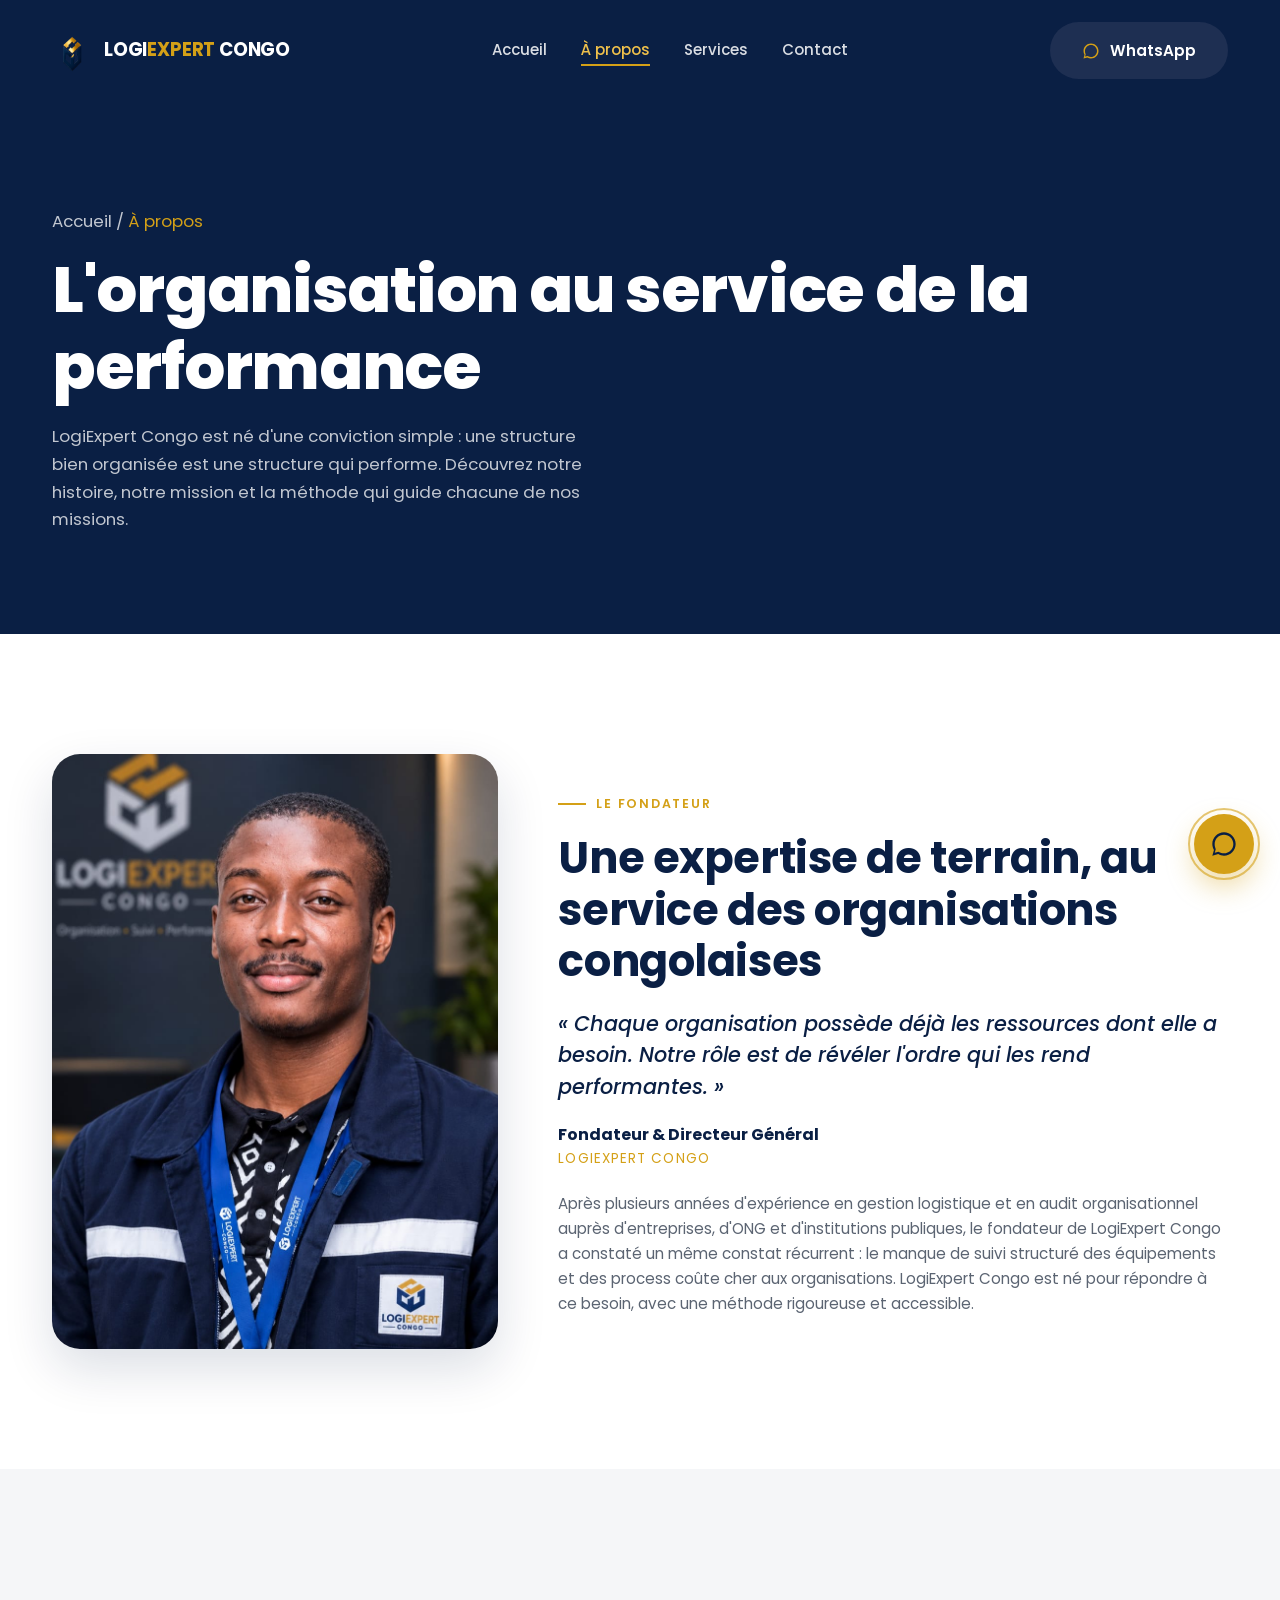
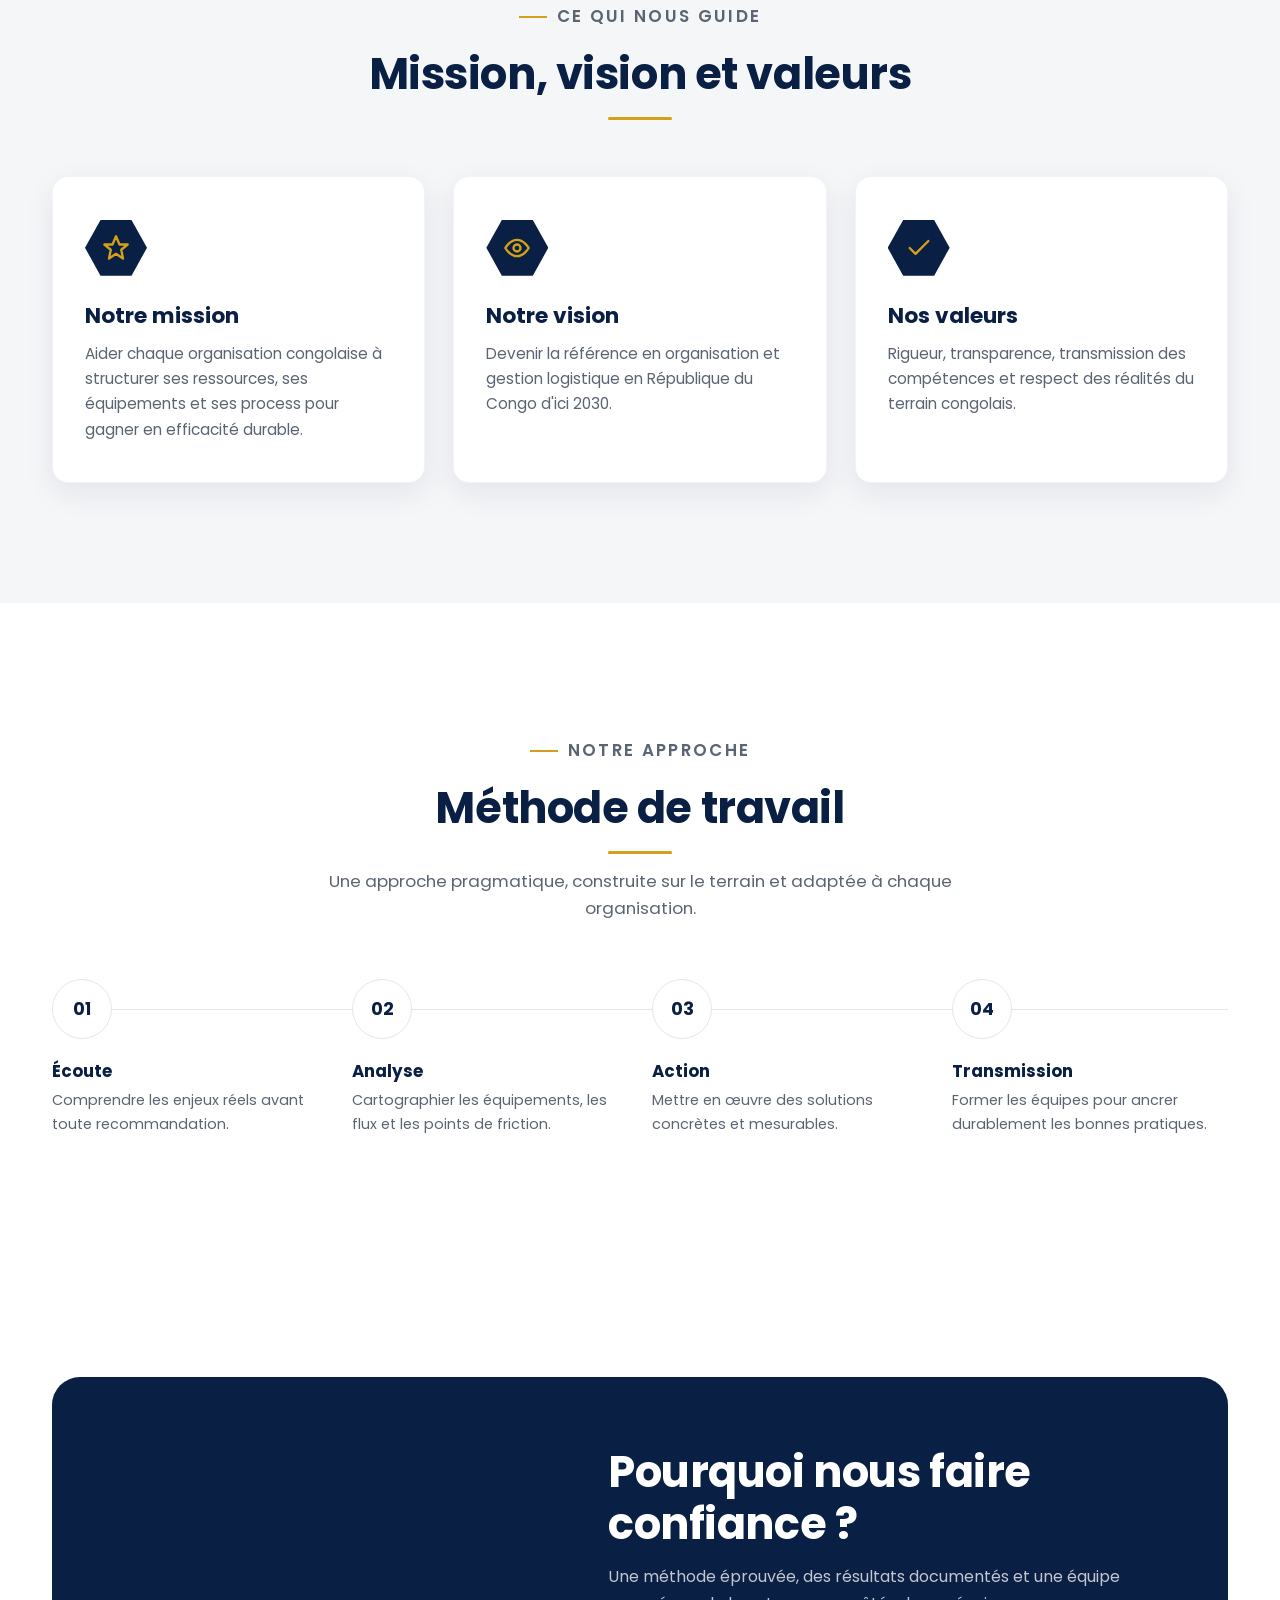
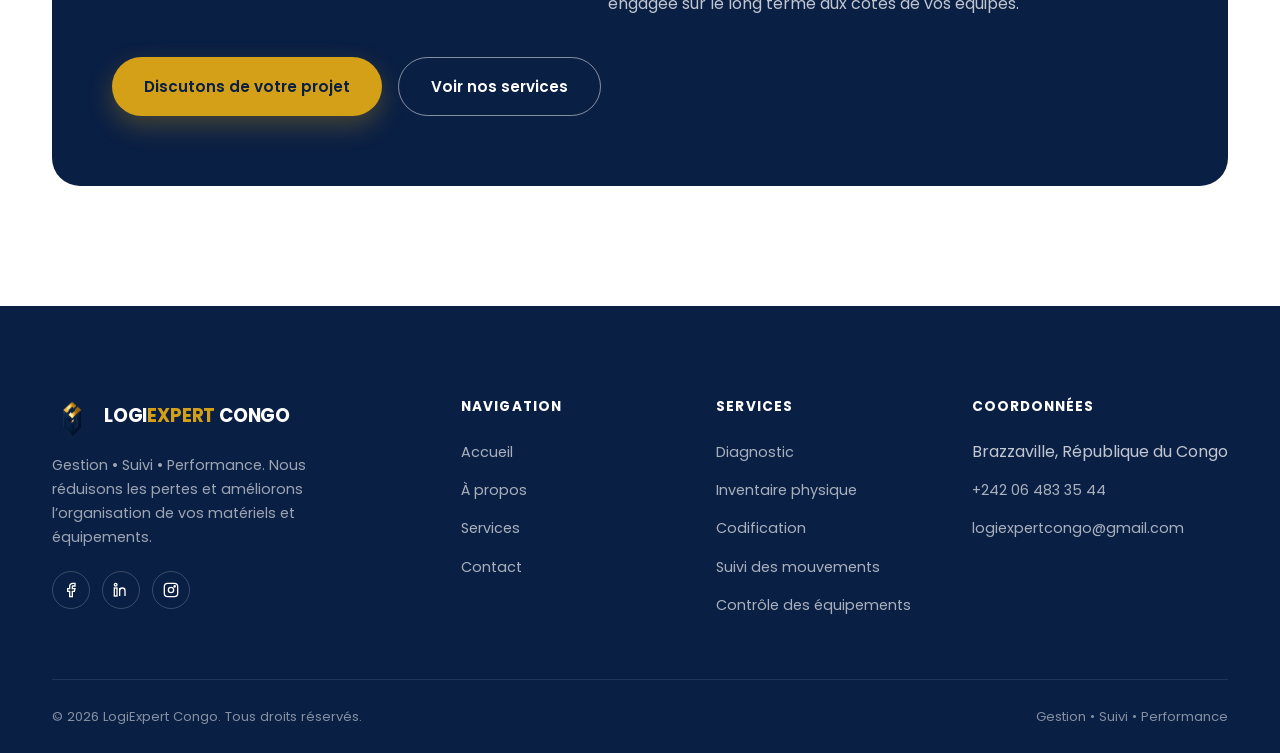
<file: about.html>
<!DOCTYPE html>
<html lang="fr">
<head>
<meta charset="UTF-8">
<meta name="viewport" content="width=device-width, initial-scale=1.0">
<title>À propos — LogiExpert Congo</title>
<meta name="description" content="Découvrez la mission, la vision et les valeurs de LogiExpert Congo, cabinet d'organisation et de logistique fondé pour structurer les organisations congolaises.">
<meta property="og:type" content="website">
<meta property="og:title" content="À propos — LogiExpert Congo">
<meta property="og:description" content="Notre mission, notre vision, nos valeurs et notre méthode de travail.">
<link rel="preconnect" href="https://fonts.googleapis.com">
<link href="https://fonts.googleapis.com/css2?family=Poppins:wght@300;400;500;600;700;800&display=swap" rel="stylesheet">
<link rel="stylesheet" href="assets/css/style.css">
<link rel="stylesheet" href="assets/css/responsive.css">
<meta name="theme-color" content="#0A1F44">
<link rel="icon" type="image/svg+xml" href="assets/images/logo.png">
<noscript><style>.reveal{opacity:1!important;transform:none!important}.hero-content .word>span{transform:none!important}</style></noscript>
</head>
<body>
<div class="scroll-progress" aria-hidden="true"></div>

<header class="site-header">
  <div class="container">
    <a href="index.html" class="logo">
      <span class="logo-mark">
        <img src="./assets/images/logo.png" alt="">
      </span>
      <span class="logo-text">LOGI<span>EXPERT</span> CONGO</span>
    </a>
    <nav class="main-nav" id="main-nav" aria-label="Navigation principale">
      <ul>
        <li><a href="index.html">Accueil</a></li>
        <li><a href="about.html" class="active">À propos</a></li>
        <li><a href="services.html">Services</a></li>
        <li><a href="contact.html">Contact</a></li>
      </ul>
      <div class="drawer-foot"><span>Gestion • Suivi • Performance</span><small>République du Congo</small></div>
    </nav>
    <div class="header-actions">
      <a href="#" class="btn btn-whatsapp" data-whatsapp data-whatsapp-context="une consultation générale">
        <svg viewBox="0 0 24 24"><path d="M12 2C6.48 2 2 6.48 2 12c0 1.85.5 3.58 1.38 5.07L2 22l5.07-1.33C8.53 21.5 10.24 22 12 22c5.52 0 10-4.48 10-10S17.52 2 12 2zm0 18c-1.6 0-3.1-.44-4.38-1.2l-.31-.19-3.2.84.85-3.12-.2-.32A7.94 7.94 0 0 1 4 12c0-4.42 3.58-8 8-8s8 3.58 8 8-3.58 8-8 8z"/></svg>
        <span>WhatsApp</span>
      </a>
    </div>
    <button class="burger" type="button" aria-label="Ouvrir le menu" aria-expanded="false" aria-controls="main-nav"><span></span><span></span><span></span></button>
  </div>
  <div class="nav-overlay"></div>
</header>

<section class="page-hero">
  <div class="hex-grid"></div>
  <div class="container">
    <p class="breadcrumb">Accueil / <span>À propos</span></p>
    <h1>L'organisation au service de la performance</h1>
    <p>LogiExpert Congo est né d'une conviction simple : une structure bien organisée est une structure qui performe. Découvrez notre histoire, notre mission et la méthode qui guide chacune de nos missions.</p>
  </div>
</section>

<!-- ===================== FONDATEUR ===================== -->
<section>
  <div class="container">
    <div class="founder-layout">
      <div class="founder-photo reveal reveal-left">
        <!-- Freepik : professional african business consultant portrait, modern office, corporate premium -->
        <img src="assets/images/fondateur.jpeg" alt="Fondateur de LogiExpert Congo">
      </div>
      <div class="reveal reveal-delay-1">
        <p class="eyebrow">Le fondateur</p>
        <h2>Une expertise de terrain, au service des organisations congolaises</h2>
        <p class="founder-quote">« Chaque organisation possède déjà les ressources dont elle a besoin. Notre rôle est de révéler l'ordre qui les rend performantes. »</p>
        <p class="founder-name">Fondateur & Directeur Général</p>
        <p class="founder-role">LogiExpert Congo</p>
        <p style="margin-top:20px; color:var(--text-muted); font-size:0.95rem;">Après plusieurs années d'expérience en gestion logistique et en audit organisationnel auprès d'entreprises, d'ONG et d'institutions publiques, le fondateur de LogiExpert Congo a constaté un même constat récurrent : le manque de suivi structuré des équipements et des process coûte cher aux organisations. LogiExpert Congo est né pour répondre à ce besoin, avec une méthode rigoureuse et accessible.</p>
      </div>
    </div>
  </div>
</section>

<!-- ===================== MISSION / VISION / VALEURS ===================== -->
<section class="section-alt">
  <div class="container">
    <div class="section-head center">
      <p class="eyebrow">Ce qui nous guide</p>
      <h2>Mission, vision et valeurs</h2>
    </div>
    <div class="mvv-grid">
      <div class="card reveal">
        <div class="icon-hex"><svg viewBox="0 0 24 24" fill="none" stroke-width="2" stroke-linecap="round" stroke-linejoin="round"><path d="M12 2l3 7h7l-5.5 4.5L18 21l-6-4-6 4 1.5-7.5L2 9h7z"/></svg></div>
        <h3>Notre mission</h3>
        <p>Aider chaque organisation congolaise à structurer ses ressources, ses équipements et ses process pour gagner en efficacité durable.</p>
      </div>
      <div class="card reveal reveal-delay-1">
        <div class="icon-hex"><svg viewBox="0 0 24 24" fill="none" stroke-width="2" stroke-linecap="round" stroke-linejoin="round"><circle cx="12" cy="12" r="3"/><path d="M2 12s4-7 10-7 10 7 10 7-4 7-10 7-10-7-10-7z"/></svg></div>
        <h3>Notre vision</h3>
        <p>Devenir la référence en organisation et gestion logistique en République du Congo d'ici 2030.</p>
      </div>
      <div class="card reveal reveal-delay-2">
        <div class="icon-hex"><svg viewBox="0 0 24 24" fill="none" stroke-width="2" stroke-linecap="round" stroke-linejoin="round"><path d="M20 6L9 17l-5-5"/></svg></div>
        <h3>Nos valeurs</h3>
        <p>Rigueur, transparence, transmission des compétences et respect des réalités du terrain congolais.</p>
      </div>
    </div>
  </div>
</section>

<!-- ===================== METHODE DE TRAVAIL ===================== -->
<section>
  <div class="container">
    <div class="section-head center">
      <p class="eyebrow">Notre approche</p>
      <h2>Méthode de travail</h2>
      <p>Une approche pragmatique, construite sur le terrain et adaptée à chaque organisation.</p>
    </div>
    <div class="method-track">
      <div class="method-steps">
        <div class="method-step reveal">
          <div class="step-number">01</div>
          <h4>Écoute</h4>
          <p>Comprendre les enjeux réels avant toute recommandation.</p>
        </div>
        <div class="method-step reveal reveal-delay-1">
          <div class="step-number">02</div>
          <h4>Analyse</h4>
          <p>Cartographier les équipements, les flux et les points de friction.</p>
        </div>
        <div class="method-step reveal reveal-delay-2">
          <div class="step-number">03</div>
          <h4>Action</h4>
          <p>Mettre en œuvre des solutions concrètes et mesurables.</p>
        </div>
        <div class="method-step reveal reveal-delay-3">
          <div class="step-number">04</div>
          <h4>Transmission</h4>
          <p>Former les équipes pour ancrer durablement les bonnes pratiques.</p>
        </div>
      </div>
    </div>
  </div>
</section>



<!-- ===================== POURQUOI NOUS FAIRE CONFIANCE ===================== -->
<section>
  <div class="container">
    <div class="cta-band reveal">
      <div class="hex-grid"></div>
      <div class="cta-band-content">
        <h2>Pourquoi nous faire confiance ?</h2>
        <p>Une méthode éprouvée, des résultats documentés et une équipe engagée sur le long terme aux côtés de vos équipes.</p>
      </div>
      <div class="cta-band-actions">
        <a href="#" class="btn btn-primary" data-whatsapp data-whatsapp-context="en savoir plus sur vos missions">Discutons de votre projet</a>
        <a href="services.html" class="btn btn-outline">Voir nos services</a>
      </div>
    </div>
  </div>
</section>

<footer class="site-footer">
  <div class="container">
    <div class="footer-grid">
      <div class="footer-brand">
        <a href="index.html" class="logo">
          <span class="logo-mark">
            <img src="./assets/images/logo.png" alt="">
          </span>
          <span class="logo-text">LOGI<span>EXPERT</span> CONGO</span>
        </a>
        <p>Gestion • Suivi • Performance. Nous réduisons les pertes et améliorons l’organisation de vos matériels et équipements.</p>
        <div class="footer-social">
          <a href="#" aria-label="Facebook"><svg viewBox="0 0 24 24" fill="none" stroke-width="2"><path d="M18 2h-3a5 5 0 0 0-5 5v3H7v4h3v8h4v-8h3l1-4h-4V7a1 1 0 0 1 1-1h3z"/></svg></a>
          <a href="#" aria-label="LinkedIn"><svg viewBox="0 0 24 24" fill="none" stroke-width="2"><rect x="2" y="9" width="4" height="12"/><circle cx="4" cy="4" r="2"/><path d="M10 9v12M10 13a4 4 0 0 1 8 0v8"/></svg></a>
          <a href="#" aria-label="Instagram"><svg viewBox="0 0 24 24" fill="none" stroke-width="2"><rect x="2" y="2" width="20" height="20" rx="5"/><circle cx="12" cy="12" r="4"/><circle cx="17.5" cy="6.5" r="1"/></svg></a>
        </div>
      </div>
      <div class="footer-col">
        <h5>Navigation</h5>
        <ul>
          <li><a href="index.html">Accueil</a></li>
          <li><a href="about.html">À propos</a></li>
          <li><a href="services.html">Services</a></li>
          <li><a href="contact.html">Contact</a></li>
        </ul>
      </div>
      <div class="footer-col">
        <h5>Services</h5>
        <ul>
          <li><a href="services.html">Diagnostic</a></li>
          <li><a href="services.html">Inventaire physique</a></li>
          <li><a href="services.html">Codification</a></li>
          <li><a href="services.html">Suivi des mouvements</a></li>
          <li><a href="services.html">Contrôle des équipements</a></li>
        </ul>
      </div>
      <div class="footer-col">
        <h5>Coordonnées</h5>
        <ul>
          <li>Brazzaville, République du Congo</li>
          <li><a href="tel:+242064833544">+242 06 483 35 44</a></li>
          <li><a href="mailto:logiexpertcongo@gmail.com">logiexpertcongo@gmail.com</a></li>
        </ul>
      </div>
    </div>
    <div class="footer-bottom">
      <span>&copy; 2026 LogiExpert Congo. Tous droits réservés.</span>
      <span>Gestion • Suivi • Performance</span>
    </div>
  </div>
</footer>

<a href="#" class="whatsapp-float" data-whatsapp aria-label="Contacter LogiExpert Congo sur WhatsApp">
  <svg viewBox="0 0 24 24"><path d="M12 2C6.48 2 2 6.48 2 12c0 1.85.5 3.58 1.38 5.07L2 22l5.07-1.33C8.53 21.5 10.24 22 12 22c5.52 0 10-4.48 10-10S17.52 2 12 2zm0 18c-1.6 0-3.1-.44-4.38-1.2l-.31-.19-3.2.84.85-3.12-.2-.32A7.94 7.94 0 0 1 4 12c0-4.42 3.58-8 8-8s8 3.58 8 8-3.58 8-8 8z"/></svg>
</a>

<script src="assets/js/config.js"></script>
<script src="assets/js/main.js"></script>
<script src="assets/js/effects.js"></script>
<script src="assets/js/animations.js"></script>
</body>
</html>
</file>
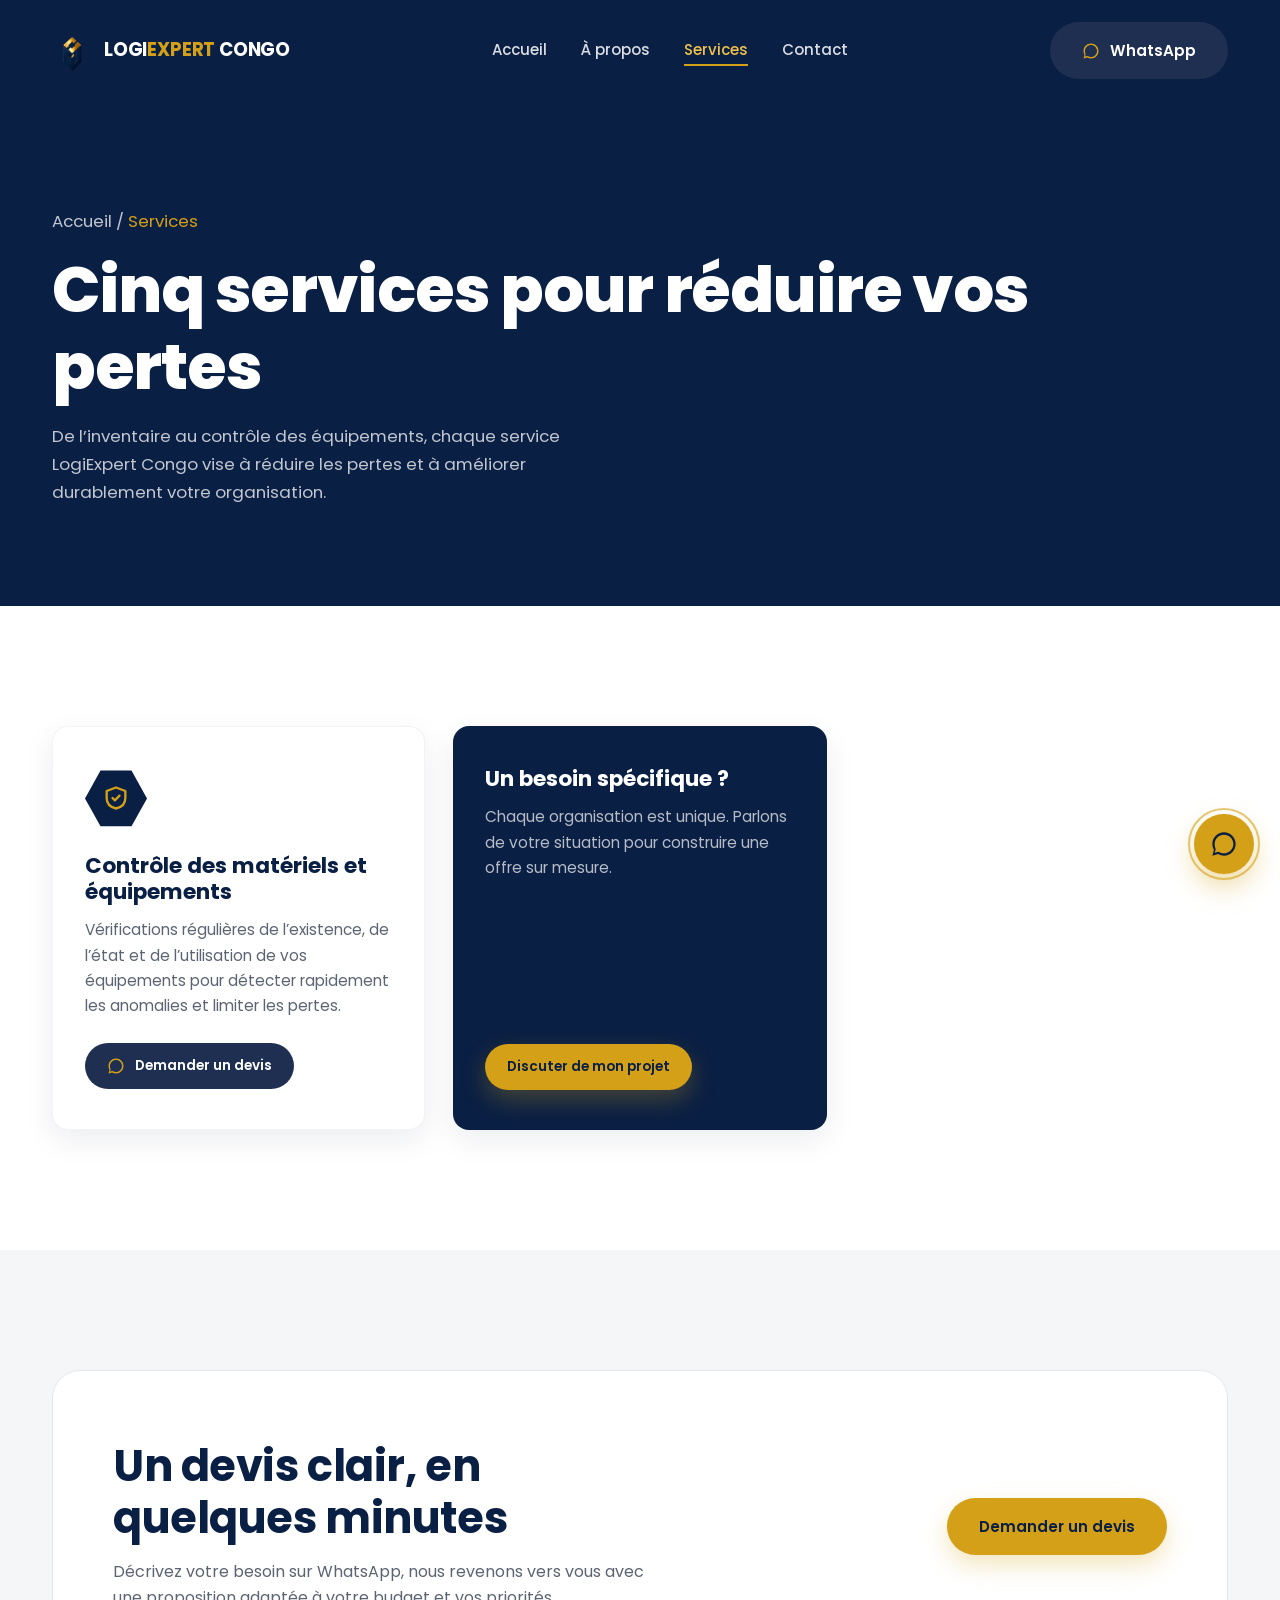
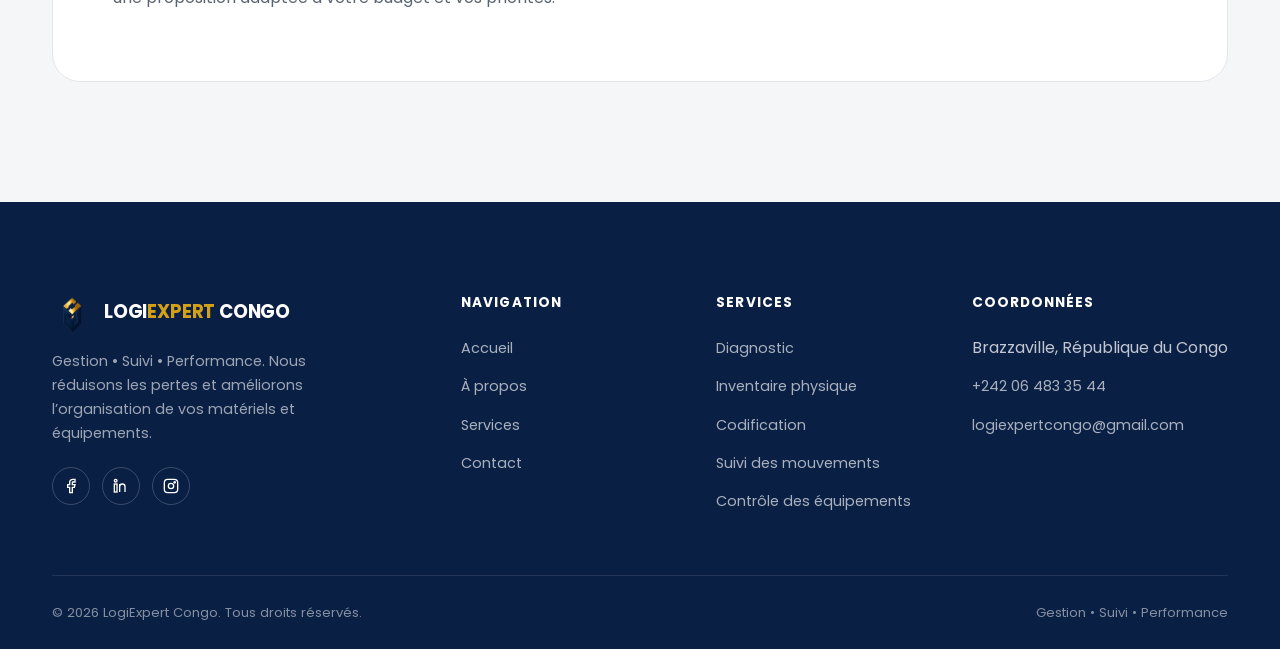
<file: services.html>
<!DOCTYPE html>
<html lang="fr">
<head>
<meta charset="UTF-8">
<meta name="viewport" content="width=device-width, initial-scale=1.0">
<title>Nos Services — LogiExpert Congo</title>
<meta name="description" content="Diagnostic, inventaire physique, codification, suivi des mouvements et contrôle des équipements : les services de LogiExpert Congo.">
<meta property="og:type" content="website">
<meta property="og:title" content="Nos Services — LogiExpert Congo">
<meta property="og:description" content="Cinq services pour réduire les pertes et améliorer votre organisation.">
<link rel="preconnect" href="https://fonts.googleapis.com">
<link href="https://fonts.googleapis.com/css2?family=Poppins:wght@300;400;500;600;700;800&display=swap" rel="stylesheet">
<link rel="stylesheet" href="assets/css/style.css">
<link rel="stylesheet" href="assets/css/responsive.css">
<meta name="theme-color" content="#0A1F44">
<link rel="icon" type="image/svg+xml" href="assets/images/logo.png">
<noscript><style>.reveal{opacity:1!important;transform:none!important}.hero-content .word>span{transform:none!important}</style></noscript>
</head>
<body>
<div class="scroll-progress" aria-hidden="true"></div>

<header class="site-header">
  <div class="container">
    <a href="index.html" class="logo">
      <span class="logo-mark">
            <img src="./assets/images/logo.png" alt="">
          </span>
      <span class="logo-text">LOGI<span>EXPERT</span> CONGO</span>
    </a>
    <nav class="main-nav" id="main-nav" aria-label="Navigation principale">
      <ul>
        <li><a href="index.html">Accueil</a></li>
        <li><a href="about.html">À propos</a></li>
        <li><a href="services.html" class="active">Services</a></li>
        <li><a href="contact.html">Contact</a></li>
      </ul>
      <div class="drawer-foot"><span>Gestion • Suivi • Performance</span><small>République du Congo</small></div>
    </nav>
    <div class="header-actions">
      <a href="#" class="btn btn-whatsapp" data-whatsapp data-whatsapp-context="une consultation générale">
        <svg viewBox="0 0 24 24"><path d="M12 2C6.48 2 2 6.48 2 12c0 1.85.5 3.58 1.38 5.07L2 22l5.07-1.33C8.53 21.5 10.24 22 12 22c5.52 0 10-4.48 10-10S17.52 2 12 2zm0 18c-1.6 0-3.1-.44-4.38-1.2l-.31-.19-3.2.84.85-3.12-.2-.32A7.94 7.94 0 0 1 4 12c0-4.42 3.58-8 8-8s8 3.58 8 8-3.58 8-8 8z"/></svg>
        <span>WhatsApp</span>
      </a>
    </div>
    <button class="burger" type="button" aria-label="Ouvrir le menu" aria-expanded="false" aria-controls="main-nav"><span></span><span></span><span></span></button>
  </div>
  <div class="nav-overlay"></div>
</header>

<section class="page-hero">
  <div class="hex-grid"></div>
  <div class="container">
    <p class="breadcrumb">Accueil / <span>Services</span></p>
    <h1>Cinq services pour réduire vos pertes</h1>
    <p>De l’inventaire au contrôle des équipements, chaque service LogiExpert Congo vise à réduire les pertes et à améliorer durablement votre organisation.</p>
  </div>
</section>

<section>
  <div class="container">
    <div class="grid-3">

      <div class="card service-card reveal">
        <div class="icon-hex"><svg viewBox="0 0 24 24" fill="none" stroke-width="2" stroke-linecap="round" stroke-linejoin="round"><path d="M12 3l8 3v6c0 5-3.5 8-8 9-4.5-1-8-4-8-9V6l8-3z"/><path d="M9 12l2 2 4-4"/></svg></div>
        <h3>Contrôle des matériels et équipements</h3>
        <p>Vérifications régulières de l’existence, de l’état et de l’utilisation de vos équipements pour détecter rapidement les anomalies et limiter les pertes.</p>
        <div class="card-footer">
          <a href="#" class="btn btn-whatsapp" data-whatsapp data-whatsapp-context="le service Contrôle des matériels et équipements">
            <svg viewBox="0 0 24 24"><path d="M12 2C6.48 2 2 6.48 2 12c0 1.85.5 3.58 1.38 5.07L2 22l5.07-1.33C8.53 21.5 10.24 22 12 22c5.52 0 10-4.48 10-10S17.52 2 12 2zm0 18c-1.6 0-3.1-.44-4.38-1.2l-.31-.19-3.2.84.85-3.12-.2-.32A7.94 7.94 0 0 1 4 12c0-4.42 3.58-8 8-8s8 3.58 8 8-3.58 8-8 8z"/></svg>
            <span>Demander un devis</span>
          </a>
        </div>
      </div>

      <div class="card service-card reveal reveal-delay-2" style="background:var(--navy); border:none;">
        <h3 style="color:var(--white);">Un besoin spécifique ?</h3>
        <p style="color:rgba(255,255,255,0.7);">Chaque organisation est unique. Parlons de votre situation pour construire une offre sur mesure.</p>
        <div class="card-footer">
          <a href="#" class="btn btn-primary" data-whatsapp data-whatsapp-context="un besoin spécifique / offre sur mesure">Discuter de mon projet</a>
        </div>
      </div>

    </div>
  </div>
</section>

<section class="section-alt">
  <div class="container">
    <div class="cta-band reveal" style="background:var(--white); border:1px solid var(--gray-mid);">
      <div class="cta-band-content">
        <h2 style="color:var(--navy);">Un devis clair, en quelques minutes</h2>
        <p style="color:var(--text-muted);">Décrivez votre besoin sur WhatsApp, nous revenons vers vous avec une proposition adaptée à votre budget et vos priorités.</p>
      </div>
      <div class="cta-band-actions">
        <a href="#" class="btn btn-primary" data-whatsapp data-whatsapp-context="un devis pour mes services">Demander un devis</a>
      </div>
    </div>
  </div>
</section>

<footer class="site-footer">
  <div class="container">
    <div class="footer-grid">
      <div class="footer-brand">
        <a href="index.html" class="logo">
          <span class="logo-mark">
            <img src="./assets/images/logo.png" alt="">
          </span>
          <span class="logo-text">LOGI<span>EXPERT</span> CONGO</span>
        </a>
        <p>Gestion • Suivi • Performance. Nous réduisons les pertes et améliorons l’organisation de vos matériels et équipements.</p>
        <div class="footer-social">
          <a href="#" aria-label="Facebook"><svg viewBox="0 0 24 24" fill="none" stroke-width="2"><path d="M18 2h-3a5 5 0 0 0-5 5v3H7v4h3v8h4v-8h3l1-4h-4V7a1 1 0 0 1 1-1h3z"/></svg></a>
          <a href="#" aria-label="LinkedIn"><svg viewBox="0 0 24 24" fill="none" stroke-width="2"><rect x="2" y="9" width="4" height="12"/><circle cx="4" cy="4" r="2"/><path d="M10 9v12M10 13a4 4 0 0 1 8 0v8"/></svg></a>
          <a href="#" aria-label="Instagram"><svg viewBox="0 0 24 24" fill="none" stroke-width="2"><rect x="2" y="2" width="20" height="20" rx="5"/><circle cx="12" cy="12" r="4"/><circle cx="17.5" cy="6.5" r="1"/></svg></a>
        </div>
      </div>
      <div class="footer-col">
        <h5>Navigation</h5>
        <ul>
          <li><a href="index.html">Accueil</a></li>
          <li><a href="about.html">À propos</a></li>
          <li><a href="services.html">Services</a></li>
          <li><a href="contact.html">Contact</a></li>
        </ul>
      </div>
      <div class="footer-col">
        <h5>Services</h5>
        <ul>
          <li><a href="services.html">Diagnostic</a></li>
          <li><a href="services.html">Inventaire physique</a></li>
          <li><a href="services.html">Codification</a></li>
          <li><a href="services.html">Suivi des mouvements</a></li>
          <li><a href="services.html">Contrôle des équipements</a></li>
        </ul>
      </div>
      <div class="footer-col">
        <h5>Coordonnées</h5>
        <ul>
          <li>Brazzaville, République du Congo</li>
          <li><a href="tel:+242064833544">+242 06 483 35 44</a></li>
          <li><a href="mailto:logiexpertcongo@gmail.com">logiexpertcongo@gmail.com</a></li>
        </ul>
      </div>
    </div>
    <div class="footer-bottom">
      <span>&copy; 2026 LogiExpert Congo. Tous droits réservés.</span>
      <span>Gestion • Suivi • Performance</span>
    </div>
  </div>
</footer>

<a href="#" class="whatsapp-float" data-whatsapp aria-label="Contacter LogiExpert Congo sur WhatsApp">
  <svg viewBox="0 0 24 24"><path d="M12 2C6.48 2 2 6.48 2 12c0 1.85.5 3.58 1.38 5.07L2 22l5.07-1.33C8.53 21.5 10.24 22 12 22c5.52 0 10-4.48 10-10S17.52 2 12 2zm0 18c-1.6 0-3.1-.44-4.38-1.2l-.31-.19-3.2.84.85-3.12-.2-.32A7.94 7.94 0 0 1 4 12c0-4.42 3.58-8 8-8s8 3.58 8 8-3.58 8-8 8z"/></svg>
</a>

<script src="assets/js/config.js"></script>
<script src="assets/js/main.js"></script>
<script src="assets/js/effects.js"></script>
<script src="assets/js/animations.js"></script>
</body>
</html>
</file>
<file: assets/css/style.css>
/* ============================================================
   LOGIEXPERT CONGO — STYLE PRINCIPAL
   Palette : Bleu marine #0A1F44 / Doré #D4A017 / Blanc / Gris #F5F6F8 / Noir #222222
   Police  : Poppins
   ============================================================ */

/* ---------- 1. RESET & VARIABLES ---------- */
*, *::before, *::after { margin: 0; padding: 0; box-sizing: border-box; }

:root {
  --navy: #0A1F44;
  --navy-light: #12305e;
  --navy-glass: rgba(10, 31, 68, 0.72);
  --gold: #D4A017;
  --gold-light: #f0c14b;
  --white: #FFFFFF;
  --gray: #F5F6F8;
  --gray-mid: #e3e6ec;
  --black: #222222;
  --text-muted: #5b6472;

  --font-main: 'Poppins', sans-serif;

  --radius-sm: 8px;
  --radius-md: 16px;
  --radius-lg: 28px;

  --shadow-soft: 0 10px 30px rgba(10, 31, 68, 0.08);
  --shadow-mid: 0 20px 50px rgba(10, 31, 68, 0.14);
  --shadow-gold: 0 10px 24px rgba(212, 160, 23, 0.28);

  --ease: cubic-bezier(.19,1,.22,1);
  --section-pad: 120px;
}

html { scroll-behavior: smooth; }

body {
  font-family: var(--font-main);
  color: var(--black);
  background: var(--white);
  line-height: 1.65;
  overflow-x: hidden;
  -webkit-font-smoothing: antialiased;
}

img { max-width: 100%; display: block; }
a { text-decoration: none; color: inherit; }
ul { list-style: none; }
button { font-family: var(--font-main); cursor: pointer; border: none; background: none; }

.container {
  width: 100%;
  max-width: 1240px;
  margin: 0 auto;
  padding: 0 32px;
}

section { position: relative; padding: var(--section-pad) 0; }
.section-alt { background: var(--gray); }

/* Focus visible pour accessibilité */
a:focus-visible, button:focus-visible, input:focus-visible {
  outline: 2px solid var(--gold);
  outline-offset: 3px;
}

/* ---------- 2. TYPOGRAPHIE ---------- */
h1, h2, h3, h4 { font-family: var(--font-main); font-weight: 700; color: var(--navy); line-height: 1.2; }

h1 { font-size: clamp(2.4rem, 5vw, 4rem); font-weight: 800; letter-spacing: -0.02em; }
h2 { font-size: clamp(1.9rem, 3.4vw, 2.7rem); letter-spacing: -0.01em; }
h3 { font-size: 1.35rem; }

.eyebrow {
  display: inline-flex;
  align-items: center;
  gap: 10px;
  font-size: 0.78rem;
  font-weight: 600;
  letter-spacing: 0.14em;
  text-transform: uppercase;
  color: var(--gold);
  margin-bottom: 18px;
}
.eyebrow::before {
  content: '';
  width: 28px; height: 2px;
  background: var(--gold);
  display: inline-block;
}

.section-head { max-width: 640px; margin-bottom: 56px; }
.section-head p { color: var(--text-muted); font-size: 1.05rem; margin-top: 14px; }
.section-head.center { margin-left: auto; margin-right: auto; text-align: center; }

/* ---------- 3. BOUTONS ---------- */
.btn {
  display: inline-flex;
  align-items: center;
  gap: 10px;
  padding: 16px 32px;
  border-radius: 100px;
  font-weight: 600;
  font-size: 0.95rem;
  transition: transform .35s var(--ease), box-shadow .35s var(--ease), background .3s ease;
  white-space: nowrap;
}
.btn-primary {
  background: var(--gold);
  color: var(--navy);
  box-shadow: var(--shadow-gold);
}
.btn-primary:hover { transform: translateY(-3px); box-shadow: 0 16px 32px rgba(212,160,23,.38); }

.btn-outline {
  background: transparent;
  color: var(--white);
  border: 1.5px solid rgba(255,255,255,0.5);
}
.btn-outline:hover { border-color: var(--gold); color: var(--gold); transform: translateY(-3px); }

.btn-dark {
  background: var(--navy);
  color: var(--white);
}
.btn-dark:hover { background: var(--navy-light); transform: translateY(-3px); box-shadow: var(--shadow-mid); }

.btn-whatsapp {
  background: #1e2f52;
  color: var(--white);
}
.btn-whatsapp svg { width: 18px; height: 18px; fill: var(--gold); }
.btn-whatsapp:hover { background: var(--gold); color: var(--navy); }
.btn-whatsapp:hover svg { fill: var(--navy); }

/* ---------- 4. HEADER ---------- */
.site-header {
  position: fixed;
  top: 0; left: 0; right: 0;
  z-index: 1000;
  padding: 22px 0;
  transition: all .4s var(--ease);
  background: transparent;
}
.site-header.scrolled {
  padding: 14px 0;
  box-shadow: 0 8px 30px rgba(10,31,68,0.18);
}
.site-header .container { display: flex; align-items: center; justify-content: space-between; }

.logo { display: flex; align-items: center; gap: 12px; }
.logo-mark {
  width: 40px; height: 40px;
  position: relative;
}
.logo-mark img { width: 100%; height: 150%; }
.logo-text { color: var(--white); font-weight: 700; font-size: 1.15rem; letter-spacing: -0.01em; }
.logo-text span { color: var(--gold); }

.main-nav { display: flex; align-items: center; gap: 40px; }
.main-nav ul { display: flex; gap: 34px; }
.main-nav a {
  color: rgba(255,255,255,0.85);
  font-size: 0.94rem;
  font-weight: 500;
  position: relative;
  padding: 6px 0;
  transition: color .3s ease;
}
.main-nav a::after {
  content: '';
  position: absolute; left: 0; bottom: 0;
  width: 0; height: 2px;
  background: var(--gold);
  transition: width .3s var(--ease);
}
.main-nav a:hover, .main-nav a.active { color: var(--white); }
.main-nav a:hover::after, .main-nav a.active::after { width: 100%; }

.header-actions { display: flex; align-items: center; gap: 18px; }

.burger {
  display: none;
  flex-direction: column;
  gap: 5px;
  width: 30px;
  z-index: 1100;
}
.burger span {
  height: 2px; width: 100%;
  background: var(--white);
  border-radius: 2px;
  transition: transform .35s var(--ease), opacity .25s ease;
}
.burger.open span:nth-child(1) { transform: translateY(7px) rotate(45deg); }
.burger.open span:nth-child(2) { opacity: 0; }
.burger.open span:nth-child(3) { transform: translateY(-7px) rotate(-45deg); }

/* ---------- 5. HERO (Accueil) ---------- */
.hero {
  position: relative;
  min-height: 100vh;
  display: flex;
  align-items: center;
  background: var(--navy);
  overflow: hidden;
}
.hero-bg {
  position: absolute; inset: 0;
  background: linear-gradient(180deg, rgba(10,31,68,0.55) 0%, rgba(10,31,68,0.92) 100%), url('data:image/svg+xml;utf8,') center/cover;
}
.hero-bg img { position: absolute; inset: 0; width: 100%; height: 100%; object-fit: cover; opacity: 0.35; }

/* motif hexagonal signature en arrière-plan, écho du logo */
/* .hex-grid {
  position: absolute; inset: 0;
  background-image:
    linear-gradient(30deg, rgba(212,160,23,0.06) 12%, transparent 12.5%, transparent 87%, rgba(212,160,23,0.06) 87.5%, rgba(212,160,23,0.06)),
    linear-gradient(150deg, rgba(212,160,23,0.06) 12%, transparent 12.5%, transparent 87%, rgba(212,160,23,0.06) 87.5%, rgba(212,160,23,0.06)),
    linear-gradient(30deg, rgba(212,160,23,0.06) 12%, transparent 12.5%, transparent 87%, rgba(212,160,23,0.06) 87.5%, rgba(212,160,23,0.06)),
    linear-gradient(150deg, rgba(212,160,23,0.06) 12%, transparent 12.5%, transparent 87%, rgba(212,160,23,0.06) 87.5%, rgba(212,160,23,0.06));
  background-size: 90px 156px;
  background-position: 0 0, 0 0, 45px 78px, 45px 78px;
  animation: hexDrift 40s linear infinite;
  pointer-events: none;
}
@keyframes hexDrift { from { background-position: 0 0, 0 0, 45px 78px, 45px 78px; } to { background-position: 90px 0, 90px 0, 135px 78px, 135px 78px; } } */

/* .hero-glow {
  position: absolute;
  top: 10%; right: -10%;
  width: 600px; height: 600px;
  background: radial-gradient(circle, rgba(212,160,23,0.18) 0%, transparent 70%);
  filter: blur(20px);
  pointer-events: none;
} */

.hero-content { position: relative; z-index: 2; max-width: 760px; padding-top: 80px; }
.hero-content .eyebrow { color: var(--gold-light); }
.hero-content h1 { color: var(--white); margin-bottom: 24px; }
.hero-content .hero-subtitle {
  color: rgba(255,255,255,0.82);
  font-size: 1.15rem;
  max-width: 600px;
  margin-bottom: 40px;
}
.hero-actions { display: flex; gap: 18px; flex-wrap: wrap; }

.scroll-cue {
  position: absolute; bottom: 40px; left: 50%; transform: translateX(-50%);
  color: rgba(255,255,255,0.5);
  font-size: 0.75rem;
  letter-spacing: 0.12em;
  text-transform: uppercase;
  display: flex; flex-direction: column; align-items: center; gap: 10px;
  z-index: 2;
}
.scroll-cue::after {
  content: '';
  width: 1px; height: 40px;
  background: linear-gradient(var(--gold), transparent);
  animation: scrollPulse 2s ease-in-out infinite;
}
@keyframes scrollPulse { 0%,100% { opacity: .3; } 50% { opacity: 1; } }

/* ---------- 6. STATISTIQUES ---------- */
.stats-bar {
  position: relative;
  z-index: 2;
  background: rgba(255,255,255,0.06);
  backdrop-filter: blur(10px);
  border-top: 1px solid rgba(255,255,255,0.1);
  border-bottom: 1px solid rgba(255,255,255,0.1);
  margin-top: 70px;
}
.stats-grid {
  display: grid;
  grid-template-columns: repeat(4, 1fr);
  gap: 20px;
  padding: 44px 0;
}
.stat-item { text-align: center; color: var(--white); }
.stat-number { font-size: 2.4rem; font-weight: 800; color: var(--gold); font-family: var(--font-main); }
.stat-label { font-size: 0.85rem; color: rgba(255,255,255,0.7); margin-top: 6px; }

/* ---------- 7. CARDS GENERIQUES ---------- */
.grid-3 { display: grid; grid-template-columns: repeat(3, 1fr); gap: 28px; }
.grid-2 { display: grid; grid-template-columns: repeat(2, 1fr); gap: 28px; }
.grid-5 { display: grid; grid-template-columns: repeat(5, 1fr); gap: 20px; }

.card {
  background: var(--white);
  border-radius: var(--radius-md);
  padding: 40px 32px;
  box-shadow: var(--shadow-soft);
  border: 1px solid rgba(10,31,68,0.05);
  transition: transform .45s var(--ease), box-shadow .45s var(--ease), border-color .3s ease;
  position: relative;
  overflow: hidden;
}
.card::before {
  content: '';
  position: absolute; top: 0; left: 0;
  width: 100%; height: 3px;
  background: linear-gradient(90deg, var(--gold), transparent);
  transform: scaleX(0);
  transform-origin: left;
  transition: transform .5s var(--ease);
}
.card:hover { transform: translateY(-10px); box-shadow: var(--shadow-mid); border-color: rgba(212,160,23,0.25); }
.card:hover::before { transform: scaleX(1); }

.icon-hex {
  width: 62px; height: 62px;
  display: flex; align-items: center; justify-content: center;
  background: var(--navy);
  clip-path: polygon(25% 5%, 75% 5%, 100% 50%, 75% 95%, 25% 95%, 0% 50%);
  margin-bottom: 24px;
  transition: transform .4s var(--ease), background .3s ease;
}
.card:hover .icon-hex { transform: rotate(12deg) scale(1.05); background: var(--gold); }
.icon-hex svg { width: 28px; height: 28px; stroke: var(--gold); transition: stroke .3s ease; }
.card:hover .icon-hex svg { stroke: var(--navy); }

.card h3 { margin-bottom: 12px; }
.card p { color: var(--text-muted); font-size: 0.96rem; }

/* Card avec bouton whatsapp (services) */
.service-card { display: flex; flex-direction: column; height: 100%; }
.service-card .card-footer { margin-top: auto; padding-top: 24px; }
.service-card .btn { padding: 12px 22px; font-size: 0.85rem; }

/* ---------- 8. WHY US / FEATURE LIST ---------- */
.why-layout {
  display: grid;
  grid-template-columns: 0.9fr 1.1fr;
  gap: 70px;
  align-items: center;
}
.feature-list { margin-top: 30px; display: flex; flex-direction: column; gap: 22px; }
.feature-item { display: flex; gap: 18px; align-items: flex-start; }
.feature-check {
  flex-shrink: 0;
  width: 34px; height: 34px;
  border-radius: 50%;
  background: rgba(212,160,23,0.12);
  display: flex; align-items: center; justify-content: center;
}
.feature-check svg { width: 16px; height: 16px; stroke: var(--gold); }
.feature-item h4 { font-size: 1.02rem; margin-bottom: 4px; color: var(--navy); }
.feature-item p { color: var(--text-muted); font-size: 0.92rem; }

.why-visual {
  position: relative;
  border-radius: var(--radius-lg);
  overflow: hidden;
  aspect-ratio: 4/5;
  box-shadow: var(--shadow-mid);
}
.why-visual img { width: 100%; height: 100%; object-fit: cover; }
.why-visual::after {
  content: '';
  position: absolute; inset: 0;
  background: linear-gradient(180deg, transparent 50%, rgba(10,31,68,0.5) 100%);
}
.floating-badge {
  position: absolute; bottom: 24px; left: 24px; right: 24px;
  z-index: 2;
  background: rgba(255,255,255,0.95);
  backdrop-filter: blur(8px);
  border-radius: var(--radius-sm);
  padding: 18px 22px;
  display: flex; align-items: center; gap: 14px;
  box-shadow: var(--shadow-mid);
}
.floating-badge .stat-number { color: var(--navy); font-size: 1.6rem; }
.floating-badge .stat-label { color: var(--text-muted); }

/* ---------- 9. METHODE (process) ---------- */
.method-track { position: relative; margin-top: 20px; }
.method-track::before {
  content: '';
  position: absolute; top: 30px; left: 0; right: 0;
  height: 1px;
  background: var(--gray-mid);
  z-index: 0;
}
.method-steps { display: grid; grid-template-columns: repeat(4, 1fr); gap: 24px; position: relative; z-index: 1; }
.method-step { text-align: left; }
.step-number {
  width: 60px; height: 60px;
  border-radius: 50%;
  background: var(--white);
  border: 1.5px solid var(--gray-mid);
  display: flex; align-items: center; justify-content: center;
  font-weight: 700; color: var(--navy);
  margin-bottom: 22px;
  transition: all .4s var(--ease);
  font-size: 1.1rem;
}
.method-step:hover .step-number { background: var(--navy); color: var(--gold); border-color: var(--navy); transform: scale(1.08); }
.method-step h4 { color: var(--navy); margin-bottom: 8px; font-size: 1.05rem; }
.method-step p { color: var(--text-muted); font-size: 0.9rem; }

/* ---------- 10. SECTEURS ---------- */
.sector-card {
  text-align: center;
  padding: 32px 20px;
  border-radius: var(--radius-md);
  background: var(--white);
  border: 1px solid rgba(10,31,68,0.06);
  transition: all .4s var(--ease);
}
.sector-card:hover { background: var(--navy); transform: translateY(-8px); box-shadow: var(--shadow-mid); }
.sector-card svg { width: 34px; height: 34px; stroke: var(--navy); margin: 0 auto 16px; transition: stroke .3s ease; }
.sector-card:hover svg { stroke: var(--gold); }
.sector-card span { font-weight: 600; font-size: 0.9rem; color: var(--navy); transition: color .3s ease; }
.sector-card:hover span { color: var(--white); }

/* ---------- 11. CTA BAND ---------- */
.cta-band {
  position: relative;
  background: var(--navy);
  border-radius: var(--radius-lg);
  padding: 70px 60px;
  overflow: hidden;
  display: flex;
  align-items: center;
  justify-content: space-between;
  gap: 40px;
  flex-wrap: wrap;
}
.cta-band .hex-grid { opacity: 0.6; }
.cta-band-content { position: relative; z-index: 2; max-width: 560px; }
.cta-band h2 { color: var(--white); margin-bottom: 14px; }
.cta-band p { color: rgba(255,255,255,0.75); }
.cta-band-actions { position: relative; z-index: 2; display: flex; gap: 16px; flex-wrap: wrap; }

/* ---------- 12. FOOTER ---------- */
.site-footer { background: var(--navy); color: rgba(255,255,255,0.75); padding: 90px 0 0; position: relative; overflow: hidden; }
.footer-grid {
  display: grid;
  grid-template-columns: 1.4fr 0.8fr 0.8fr 1fr;
  gap: 50px;
  padding-bottom: 60px;
  position: relative; z-index: 1;
}
.footer-brand .logo-text { color: var(--white); }
.footer-brand p { margin-top: 18px; font-size: 0.9rem; max-width: 300px; color: rgba(255,255,255,0.6); }
.footer-col h5 { color: var(--white); font-size: 0.85rem; letter-spacing: 0.08em; text-transform: uppercase; margin-bottom: 20px; }
.footer-col ul { display: flex; flex-direction: column; gap: 12px; }
.footer-col a { font-size: 0.9rem; color: rgba(255,255,255,0.65); transition: color .3s ease; }
.footer-col a:hover { color: var(--gold); }
.footer-social { display: flex; gap: 12px; margin-top: 22px; }
.footer-social a {
  width: 38px; height: 38px;
  border-radius: 50%;
  border: 1px solid rgba(255,255,255,0.2);
  display: flex; align-items: center; justify-content: center;
  transition: all .3s ease;
}
.footer-social a:hover { background: var(--gold); border-color: var(--gold); }
.footer-social svg { width: 16px; height: 16px; stroke: var(--white); }
.footer-social a:hover svg { stroke: var(--navy); }
.footer-bottom {
  border-top: 1px solid rgba(255,255,255,0.1);
  padding: 26px 0;
  display: flex; justify-content: space-between; align-items: center;
  font-size: 0.82rem;
  color: rgba(255,255,255,0.5);
  position: relative; z-index: 1;
  flex-wrap: wrap; gap: 10px;
}

/* ---------- 13. WHATSAPP FLOAT ---------- */
.whatsapp-float {
  position: fixed;
  bottom: 26px; right: 26px;
  width: 60px; height: 60px;
  border-radius: 50%;
  background: var(--gold);
  display: flex; align-items: center; justify-content: center;
  box-shadow: 0 12px 28px rgba(212,160,23,0.4);
  z-index: 900;
  transition: transform .35s var(--ease);
}
.whatsapp-float:hover { transform: scale(1.1) rotate(-6deg); }
.whatsapp-float svg { width: 28px; height: 28px; fill: var(--navy); }
.whatsapp-float::before {
  content: '';
  position: absolute; inset: -6px;
  border-radius: 50%;
  border: 2px solid var(--gold);
  opacity: 0.6;
  animation: pulseRing 2.4s ease-out infinite;
}
@keyframes pulseRing { 0% { transform: scale(0.9); opacity: 0.6; } 100% { transform: scale(1.5); opacity: 0; } }

/* ---------- 14. SCROLL REVEAL (JS toggled classes) ---------- */
.reveal { opacity: 0; transform: translateY(36px); transition: opacity .8s var(--ease), transform .8s var(--ease); }
.reveal.visible { opacity: 1; transform: translateY(0); }
.reveal-delay-1.visible { transition-delay: .1s; }
.reveal-delay-2.visible { transition-delay: .2s; }
.reveal-delay-3.visible { transition-delay: .3s; }
.reveal-delay-4.visible { transition-delay: .4s; }

/* ---------- 15. PAGE HEADER (pages internes) ---------- */
.page-hero {
  background: var(--navy);
  padding: 190px 0 100px;
  position: relative;
  overflow: hidden;
}
.page-hero .container { position: relative; z-index: 2; }
.page-hero h1 { color: var(--white); }
.page-hero p { color: rgba(255,255,255,0.75); max-width: 560px; margin-top: 18px; font-size: 1.05rem; }
.breadcrumb { color: rgba(255,255,255,0.5); font-size: 0.85rem; margin-bottom: 16px; }
.breadcrumb span { color: var(--gold); }

/* ---------- 16. A PROPOS ---------- */
.founder-layout { display: grid; grid-template-columns: 0.8fr 1.2fr; gap: 60px; align-items: center; }
.founder-photo { border-radius: var(--radius-lg); overflow: hidden; box-shadow: var(--shadow-mid); aspect-ratio: 3/4; }
.founder-photo img { width: 100%; height: 100%; object-fit: cover; }
.founder-quote { font-size: 1.3rem; font-weight: 500; color: var(--navy); font-style: italic; margin: 20px 0; line-height: 1.5; }
.founder-name { font-weight: 700; color: var(--navy); }
.founder-role { color: var(--gold); font-size: 0.85rem; text-transform: uppercase; letter-spacing: 0.08em; }

.mvv-grid { display: grid; grid-template-columns: repeat(3, 1fr); gap: 28px; margin-top: 20px; }

.timeline { position: relative; margin-top: 50px; padding-left: 40px; }
.timeline::before { content: ''; position: absolute; left: 8px; top: 6px; bottom: 6px; width: 2px; background: var(--gray-mid); }
.timeline-item { position: relative; padding-bottom: 44px; }
.timeline-item::before {
  content: '';
  position: absolute; left: -40px; top: 4px;
  width: 18px; height: 18px;
  border-radius: 50%;
  background: var(--white);
  border: 3px solid var(--gold);
}
.timeline-year { color: var(--gold); font-weight: 700; font-size: 0.85rem; letter-spacing: 0.06em; }
.timeline-item h4 { margin: 6px 0 8px; }
.timeline-item p { color: var(--text-muted); font-size: 0.92rem; max-width: 520px; }

/* ---------- 17. AVANT / APRES ---------- */
.compare-card {
  background: var(--white);
  border-radius: var(--radius-md);
  overflow: hidden;
  box-shadow: var(--shadow-soft);
  border: 1px solid rgba(10,31,68,0.05);
  transition: box-shadow .4s var(--ease), transform .4s var(--ease);
}
.compare-card:hover { box-shadow: var(--shadow-mid); transform: translateY(-6px); }
.compare-images { display: grid; grid-template-columns: 1fr 1fr; }
.compare-images figure { position: relative; aspect-ratio: 4/3; overflow: hidden; }
.compare-images img { width: 100%; height: 100%; object-fit: cover; transition: transform .6s var(--ease); }
.compare-card:hover .compare-images img { transform: scale(1.06); }
.compare-tag {
  position: absolute; top: 12px; left: 12px;
  font-size: 0.72rem; font-weight: 700; letter-spacing: 0.06em; text-transform: uppercase;
  padding: 6px 14px; border-radius: 100px;
  color: var(--white);
}
.tag-before { background: rgba(34,34,34,0.75); }
.tag-after { background: var(--gold); color: var(--navy); }
.compare-body { padding: 30px; }
.compare-result {
  margin-top: 18px;
  display: flex; align-items: center; gap: 10px;
  font-size: 0.85rem; font-weight: 600; color: var(--navy);
  background: rgba(212,160,23,0.1);
  padding: 12px 16px; border-radius: var(--radius-sm);
}
.compare-result svg { width: 16px; height: 16px; stroke: var(--gold); flex-shrink: 0; }

/* ---------- 18. CONTACT ---------- */
.contact-layout { display: grid; grid-template-columns: 1fr 1fr; gap: 50px; }
.contact-card {
  background: var(--white);
  border-radius: var(--radius-md);
  padding: 34px;
  box-shadow: var(--shadow-soft);
  display: flex; gap: 20px; align-items: flex-start;
  margin-bottom: 20px;
  border: 1px solid rgba(10,31,68,0.05);
  transition: transform .3s var(--ease), box-shadow .3s var(--ease);
}
.contact-card:hover { transform: translateX(6px); box-shadow: var(--shadow-mid); }
.contact-card .icon-hex { margin-bottom: 0; flex-shrink: 0; width: 52px; height: 52px; }
.contact-card .icon-hex svg { width: 22px; height: 22px; }
.contact-card h4 { color: var(--navy); margin-bottom: 4px; }
.contact-card p { color: var(--text-muted); font-size: 0.92rem; }

.map-frame {
  border-radius: var(--radius-lg);
  overflow: hidden;
  aspect-ratio: 4/3.4;
  box-shadow: var(--shadow-mid);
  position: relative;
  background: var(--gray-mid);
}
.map-frame iframe { width: 100%; height: 100%; border: 0; }

.big-whatsapp {
  background: var(--navy);
  border-radius: var(--radius-lg);
  padding: 50px;
  text-align: center;
  position: relative;
  overflow: hidden;
  margin-top: 40px;
}
.big-whatsapp h3 { color: var(--white); font-size: 1.7rem; margin-bottom: 14px; position: relative; z-index: 2; }
.big-whatsapp p { color: rgba(255,255,255,0.7); margin-bottom: 30px; position: relative; z-index: 2; }
.big-whatsapp .btn { position: relative; z-index: 2; }

/* ---------- 19. UTILITAIRES ---------- */
.text-center { text-align: center; }
.mt-40 { margin-top: 40px; }
.mb-40 { margin-bottom: 40px; }

/* Freepik placeholder visuel : dégradé + label discret pour prévisualisation avant remplacement */
.freepik-placeholder {
  width: 100%; height: 100%;
  background: linear-gradient(135deg, #0A1F44 0%, #1a3a6e 50%, #0A1F44 100%);
  display: flex; align-items: center; justify-content: center;
  position: relative;
}
.freepik-placeholder::after {
  content: attr(data-label);
  color: rgba(255,255,255,0.35);
  font-size: 0.78rem;
  letter-spacing: 0.05em;
  text-transform: uppercase;
  text-align: center;
  padding: 20px;
}


/* ============================================================
   10. AJOUTS : navbar, vidéo de fond, animations, formulaire
   ============================================================ */

/* ---------- Navbar : fond flouté (pseudo-élément pour ne pas casser le menu mobile) ---------- */
.site-header::before {
  content: '';
  position: absolute; inset: 0; z-index: -1;
  background: var(--navy-glass);
  backdrop-filter: blur(14px) saturate(140%);
  -webkit-backdrop-filter: blur(14px) saturate(140%);
  opacity: 0;
  transition: opacity .4s var(--ease);
}
.site-header.scrolled::before { opacity: 1; }
.logo-mark { transition: transform .6s var(--ease); }
.logo:hover .logo-mark { transform: rotate(60deg) scale(1.08); }
.main-nav a.active { color: var(--gold-light); }
.drawer-foot { display: none; }
.nav-overlay { display: none; }

/* ---------- Barre de progression du scroll ---------- */
.scroll-progress {
  position: fixed; top: 0; left: 0; right: 0; height: 3px; z-index: 1200;
  background: linear-gradient(90deg, var(--gold), var(--gold-light));
  transform: scaleX(0); transform-origin: left; pointer-events: none;
}

/* ---------- Hero : vidéo de fond ---------- */
.hero-video {
  position: absolute; inset: 0; width: 100%; height: 100%;
  object-fit: cover; opacity: 0; transition: opacity 1.6s ease;
}
.hero-video.is-playing { opacity: 0.55; }
.hero-bg::after {
  content: ''; position: absolute; inset: 0; z-index: 1;
  background: linear-gradient(100deg, rgba(10,31,68,0.92) 0%, rgba(10,31,68,0.62) 55%, rgba(10,31,68,0.35) 100%);
}
.hex-grid, .hero-shapes, .hero-glow { z-index: 1; }

/* ---------- Hero : entrée animée ---------- */
@keyframes fadeUp { from { opacity: 0; transform: translateY(28px); } to { opacity: 1; transform: none; } }
@keyframes wordUp { to { transform: translateY(0); } }
@keyframes floatY { from { transform: translateY(0) rotate(0deg); } to { transform: translateY(-34px) rotate(14deg); } }
@keyframes pulseGold { 0%,100% { box-shadow: var(--shadow-gold); } 50% { box-shadow: 0 10px 34px rgba(212,160,23,.55); } }

.hero-content .eyebrow { animation: fadeUp .9s var(--ease) .05s both; }
.hero-content .hero-subtitle { animation: fadeUp .9s var(--ease) .9s both; }
.hero-content .hero-actions { animation: fadeUp .9s var(--ease) 1.1s both; }
.stats-bar { animation: fadeUp 1s var(--ease) 1.3s both; }
.hero-actions .btn-primary { animation: pulseGold 3s ease-in-out 2.5s infinite; }

.hero-content h1 .word { display: inline-block; overflow: hidden; vertical-align: top; padding-bottom: .12em; margin-bottom: -.12em; }
.hero-content h1 .word > span { display: inline-block; transform: translateY(115%); animation: wordUp .85s var(--ease) forwards; animation-delay: calc(.2s + var(--i) * .07s); }

/* Hexagones flottants */
.hero-shapes { position: absolute; inset: 0; pointer-events: none; overflow: hidden; }
.hero-shapes span {
  position: absolute; background: rgba(212,160,23,0.10);
  clip-path: polygon(50% 0, 100% 25%, 100% 75%, 50% 100%, 0 75%, 0 25%);
  animation: floatY 9s ease-in-out infinite alternate;
}
.hero-shapes span:nth-child(1) { width: 120px; height: 138px; right: 12%; top: 22%; }
.hero-shapes span:nth-child(2) { width: 70px;  height: 80px;  right: 28%; top: 62%; animation-duration: 7s; animation-delay: -2s; background: rgba(255,255,255,0.07); }
.hero-shapes span:nth-child(3) { width: 180px; height: 208px; right: 4%;  top: 52%; animation-duration: 12s; animation-delay: -5s; background: rgba(212,160,23,0.06); }
.hero-shapes span:nth-child(4) { width: 46px;  height: 53px;  right: 40%; top: 18%; animation-duration: 6s; animation-delay: -1s; }

/* ---------- Révélations variées ---------- */
.reveal-left  { transform: translateX(-56px); }
.reveal-right { transform: translateX(56px); }
.reveal-zoom  { transform: scale(.92); }
.reveal-left.visible, .reveal-right.visible, .reveal-zoom.visible { transform: none; }

.section-head h2::after {
  content: ''; display: block; width: 0; height: 3px; margin-top: 16px;
  background: var(--gold); border-radius: 3px;
  transition: width .9s var(--ease) .3s;
}
.section-head.center h2::after { margin-left: auto; margin-right: auto; }
.section-head.visible h2::after { width: 64px; }

/* Reflet sur les boutons principaux */
.btn-primary { position: relative; overflow: hidden; }
.btn-primary::after {
  content: ''; position: absolute; top: 0; left: -130%; width: 55%; height: 100%;
  background: linear-gradient(100deg, transparent, rgba(255,255,255,.55), transparent);
  transform: skewX(-20deg); transition: left .8s var(--ease); pointer-events: none;
}
.btn-primary:hover::after { left: 150%; }

.floating-badge { animation: floatY 6s ease-in-out infinite alternate; }

/* ---------- Formulaire de contact ---------- */
.contact-form {
  background: var(--white); border: 1px solid var(--gray-mid);
  border-radius: var(--radius-lg); padding: 38px; box-shadow: var(--shadow-soft);
}
.contact-form h3 { margin-bottom: 6px; }
.form-intro { color: var(--text-muted); font-size: .95rem; margin-bottom: 24px; }
.form-row { display: grid; grid-template-columns: 1fr 1fr; gap: 18px; }
.field { margin-bottom: 18px; }
.field label { display: block; font-size: .82rem; font-weight: 600; color: var(--navy); margin-bottom: 7px; }
.field input, .field select, .field textarea {
  width: 100%; padding: 14px 16px; font: inherit; font-size: .95rem; color: var(--black);
  background: var(--gray); border: 1.5px solid transparent; border-radius: var(--radius-sm);
  transition: border-color .25s ease, background .25s ease, box-shadow .25s ease;
}
.field textarea { resize: vertical; min-height: 130px; }
.field input:focus, .field select:focus, .field textarea:focus {
  outline: none; background: var(--white); border-color: var(--gold); box-shadow: 0 0 0 4px rgba(212,160,23,.15);
}
.field.invalid input, .field.invalid textarea { border-color: #d64545; background: #fff6f6; }
.hp { position: absolute !important; left: -9999px; width: 1px; height: 1px; opacity: 0; }
.btn-submit { width: 100%; justify-content: center; border: none; cursor: pointer; }
.btn-submit:disabled { opacity: .75; cursor: progress; }
.btn-spinner { display: none; width: 18px; height: 18px; border: 2.5px solid rgba(10,31,68,.25); border-top-color: var(--navy); border-radius: 50%; animation: spin .7s linear infinite; }
.btn-submit.loading .btn-spinner { display: inline-block; }
@keyframes spin { to { transform: rotate(360deg); } }
.form-status { margin-top: 14px; font-size: .92rem; min-height: 1.4em; color: var(--text-muted); }
.form-status.success { color: #1a8a4a; font-weight: 600; }
.form-status.error { color: #d64545; font-weight: 600; }

/* Hero : contenu au centre, barre de stats en bas sur toute la largeur */
.hero { flex-direction: column; justify-content: center; }
.hero > .container { flex: 1 0 auto; display: flex; align-items: center; }
.hero .stats-bar { width: 100%; margin-top: 0; flex-shrink: 0; }
.hero-content { padding-top: 50px; padding-bottom: 40px; }
</file>
<file: assets/css/responsive.css>
/* ============================================================
   LOGIEXPERT CONGO — RESPONSIVE
   ============================================================ */

/* ---------- LAPTOP (1024–1240) ---------- */
@media (max-width: 1240px) {
  .container { padding: 0 24px; }
  :root { --section-pad: 100px; }
}

/* ---------- TABLETTE (≤ 1024px) ---------- */
@media (max-width: 1024px) {
  .grid-3 { grid-template-columns: repeat(2, 1fr); }
  .grid-5 { grid-template-columns: repeat(3, 1fr); }
  .stats-grid { grid-template-columns: repeat(2, 1fr); row-gap: 30px; }
  .why-layout, .founder-layout, .contact-layout { grid-template-columns: 1fr; }
  .why-visual, .founder-photo { max-width: 460px; margin: 0 auto; }
  .method-steps { grid-template-columns: repeat(2, 1fr); row-gap: 40px; }
  .method-track::before { display: none; }
  .mvv-grid { grid-template-columns: 1fr; }
  .footer-grid { grid-template-columns: 1fr 1fr; row-gap: 40px; }
  .cta-band { padding: 50px 36px; }
  :root { --section-pad: 80px; }
}

/* ---------- MOBILE (≤ 768px) ---------- */
@media (max-width: 768px) {
  .main-nav { position: fixed; top: 0; right: -100%; width: 82%; max-width: 340px; height: 100vh;
    background: var(--navy); flex-direction: column; align-items: flex-start; padding: 110px 36px 40px;
    transition: right .45s var(--ease); box-shadow: -20px 0 60px rgba(0,0,0,0.3); z-index: 1050; }
  .main-nav.open { right: 0; }
  .main-nav ul { flex-direction: column; gap: 26px; width: 100%; }
  .main-nav a { font-size: 1.05rem; }
  .header-actions .btn-whatsapp span { display: none; }
  .header-actions .btn-whatsapp { padding: 12px; }
  .burger { display: flex; }
  .nav-overlay { display: none; position: fixed; inset: 0; background: rgba(10,31,68,0.5); z-index: 1040; backdrop-filter: blur(2px); }
  .nav-overlay.open { display: block; }

  .grid-3, .grid-2, .grid-5 { grid-template-columns: 1fr; }
  .stats-grid { grid-template-columns: repeat(2, 1fr); padding: 32px 0; }
  .stat-number { font-size: 1.8rem; }
  .method-steps { grid-template-columns: 1fr; gap: 30px; }
  .compare-images { grid-template-columns: 1fr 1fr; }
  .cta-band { flex-direction: column; text-align: center; align-items: center; }
  .cta-band-actions { justify-content: center; }
  .footer-grid { grid-template-columns: 1fr; gap: 34px; }
  .footer-bottom { flex-direction: column; text-align: center; }
  .page-hero { padding: 150px 0 70px; }
  .hero-actions { flex-direction: column; align-items: stretch; }
  .hero-actions .btn { justify-content: center; }
  :root { --section-pad: 64px; }
  .whatsapp-float { width: 54px; height: 54px; bottom: 18px; right: 18px; }
  .big-whatsapp { padding: 36px 24px; }
}

/* ---------- PETIT MOBILE (≤ 420px) ---------- */
@media (max-width: 420px) {
  .container { padding: 0 18px; }
  h1 { font-size: 2rem; }
  h2 { font-size: 1.6rem; }
  .stats-grid { grid-template-columns: 1fr 1fr; }
  .cta-band { padding: 40px 20px; }
}

/* ---------- REDUCED MOTION ---------- */
@media (prefers-reduced-motion: reduce) {
  *, *::before, *::after {
    animation-duration: 0.001ms !important;
    animation-iteration-count: 1 !important;
    transition-duration: 0.001ms !important;
    scroll-behavior: auto !important;
  }
}


/* ---------- MENU BURGER / TIROIR MOBILE (version finale) ---------- */
@media (max-width: 768px) {
  .nav-overlay { display: block; opacity: 0; pointer-events: none; transition: opacity .4s ease; }
  .nav-overlay.open { opacity: 1; pointer-events: auto; }

  .main-nav {
    height: 100vh; height: 100dvh; overflow-y: auto;
    justify-content: space-between; gap: 40px;
    visibility: hidden;
    transition: right .45s var(--ease), visibility 0s linear .45s;
  }
  .main-nav.open { visibility: visible; transition: right .45s var(--ease), visibility 0s; }

  .main-nav ul { gap: 0; }
  .main-nav li { opacity: 0; transform: translateX(28px); border-bottom: 1px solid rgba(255,255,255,0.08); transition: opacity .4s ease, transform .55s var(--ease); }
  .main-nav.open li { opacity: 1; transform: none; }
  .main-nav.open li:nth-child(1) { transition-delay: .15s; }
  .main-nav.open li:nth-child(2) { transition-delay: .22s; }
  .main-nav.open li:nth-child(3) { transition-delay: .29s; }
  .main-nav.open li:nth-child(4) { transition-delay: .36s; }
  .main-nav li a { display: block; padding: 18px 0; font-size: 1.25rem; font-weight: 600; }
  .main-nav li a::after { bottom: 10px; }

  .drawer-foot { display: flex; flex-direction: column; gap: 4px; color: rgba(255,255,255,0.6); font-size: .85rem; }
  .drawer-foot span { color: var(--gold-light); font-weight: 600; }
  .burger { padding: 8px 0; }
  .hero-shapes span:nth-child(n+3) { display: none; }
}
@media (max-width: 420px) {
  .contact-form { padding: 26px 20px; }
}
@media (max-width: 600px) {
  .form-row { grid-template-columns: 1fr; gap: 0; }
}
</file>
